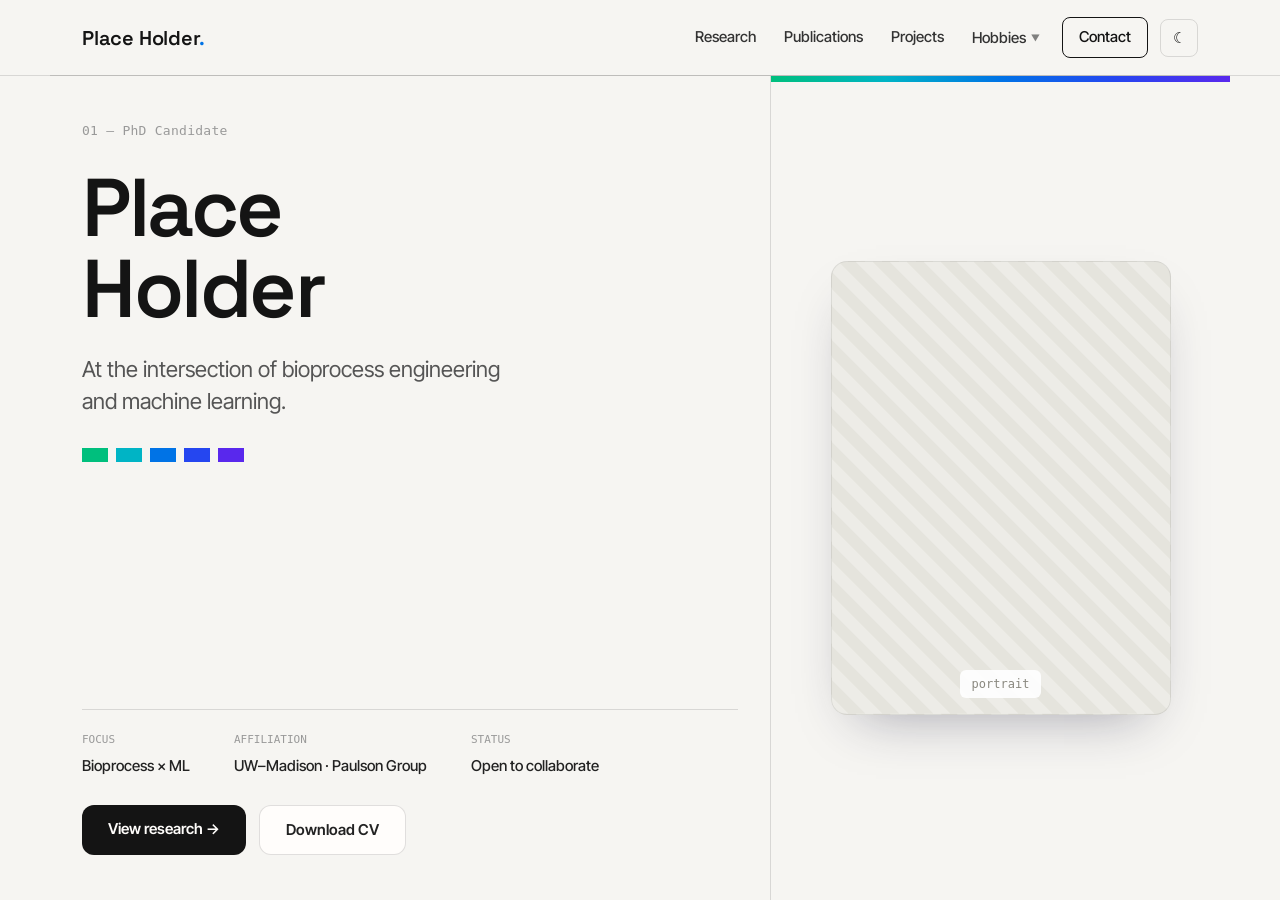
<file: index.html>
<!DOCTYPE html>
<html lang="en">
<head>
  <meta charset="UTF-8">
  <meta name="viewport" content="width=device-width, initial-scale=1.0">
  <title>Place Holder — Bioprocess Engineering × Machine Learning</title>
  <meta name="description" content="Place Holder, PhD candidate at the University of Wisconsin–Madison, working at the intersection of bioprocess engineering and machine learning.">
  <link rel="preconnect" href="https://fonts.googleapis.com">
  <link rel="preconnect" href="https://fonts.gstatic.com" crossorigin>
  <link href="https://fonts.googleapis.com/css2?family=Space+Grotesk:wght@400;500;600;700&family=Inter+Tight:wght@400;500;600&display=swap" rel="stylesheet">
  <script>(function(){try{var t=localStorage.getItem('theme');if(t)document.documentElement.setAttribute('data-theme',t);}catch(e){}})();</script>
  <link rel="stylesheet" href="styles.css">
</head>
<body class="home">

  <!-- ===== HEADER (identical on every page; update aria-current) ===== -->
  <header class="site-header">
    <a class="wordmark" href="index.html">Place Holder<span>.</span></a>
    <button class="nav-toggle" aria-label="Menu" aria-expanded="false">☰</button>
    <nav class="nav">
      <a href="research.html">Research</a>
      <a href="publications.html">Publications</a>
      <a href="projects.html">Projects</a>
      <div class="has-dropdown">
        <button class="dropdown-toggle" aria-haspopup="true" aria-expanded="false">Hobbies <span class="caret">▼</span></button>
        <div class="dropdown">
          <a href="music.html"><span class="dot dot-purple"></span>Music</a>
          <a href="rock-collecting.html"><span class="dot dot-orange"></span>Rock Collecting</a>
          <a href="houseplants.html"><span class="dot dot-amber"></span>Houseplants</a>
        </div>
      </div>
      <a class="btn-outline" href="contact.html">Contact</a>
      <button class="theme-toggle" aria-label="Toggle dark mode"><span class="icon-moon">☾</span><span class="icon-sun">☀</span></button>
    </nav>
  </header>

  <!-- ===== HOME (single screen) ===== -->
  <main class="home-main">
    <div class="home-copy">
      <div class="eyebrow">01 — PhD Candidate</div>
      <h1>Place<br>Holder</h1>
      <p class="lede">At the intersection of bioprocess engineering and machine learning.</p>

      <div class="palette-row"><span class="p1"></span><span class="p2"></span><span class="p3"></span><span class="p4"></span><span class="p5"></span></div>

      <div class="meta">
        <div><div class="k">FOCUS</div><div class="v">Bioprocess × ML</div></div>
        <div><div class="k">AFFILIATION</div><div class="v">UW–Madison · Paulson Group</div></div>
        <div><div class="k">STATUS</div><div class="v">Open to collaborate</div></div>
      </div>

      <div class="cta-row">
        <a class="btn btn-dark" href="research.html">View research →</a>
        <a class="btn btn-ghost" href="files/CV.pdf">Download CV</a>
      </div>
    </div>

    <!-- Portrait: swap the striped placeholder for a real photo by giving
         .portrait-frame a background image, e.g.
         <div class="portrait-frame" style="background-image:url('images/portrait.jpg')">
         (the striped pattern is just the fallback). -->
    <div class="portrait">
      <div class="bar"></div>
      <div class="portrait-frame">
        <div class="ph-note">portrait</div>
      </div>
    </div>
  </main>

  <script src="nav.js"></script>
</body>
</html>
</file>
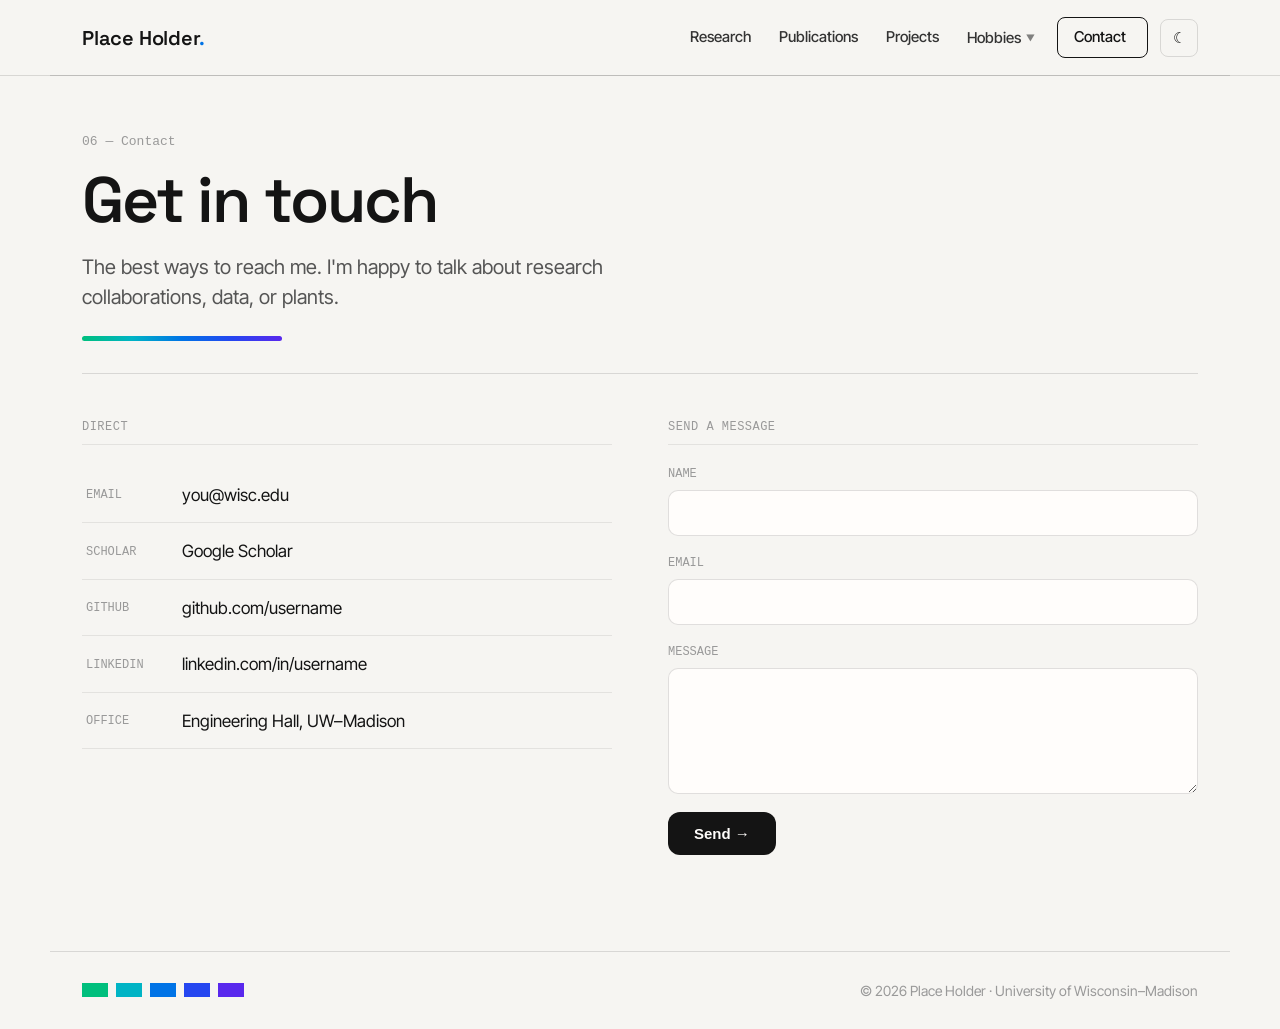
<file: contact.html>
<!DOCTYPE html>
<html lang="en">
<head>
  <meta charset="UTF-8">
  <meta name="viewport" content="width=device-width, initial-scale=1.0">
  <title>Contact — Place Holder</title>
  <link rel="preconnect" href="https://fonts.googleapis.com">
  <link rel="preconnect" href="https://fonts.gstatic.com" crossorigin>
  <link href="https://fonts.googleapis.com/css2?family=Space+Grotesk:wght@400;500;600;700&family=Inter+Tight:wght@400;500;600&display=swap" rel="stylesheet">
  <script>(function(){try{var t=localStorage.getItem('theme');if(t)document.documentElement.setAttribute('data-theme',t);}catch(e){}})();</script>
  <link rel="stylesheet" href="styles.css">
</head>
<body>

  <header class="site-header">
    <a class="wordmark" href="index.html">Place Holder<span>.</span></a>
    <button class="nav-toggle" aria-label="Menu" aria-expanded="false">☰</button>
    <nav class="nav">
      <a href="research.html">Research</a>
      <a href="publications.html">Publications</a>
      <a href="projects.html">Projects</a>
      <div class="has-dropdown">
        <button class="dropdown-toggle" aria-haspopup="true" aria-expanded="false">Hobbies <span class="caret">▼</span></button>
        <div class="dropdown">
          <a href="music.html"><span class="dot dot-purple"></span>Music</a>
          <a href="rock-collecting.html"><span class="dot dot-orange"></span>Rock Collecting</a>
          <a href="houseplants.html"><span class="dot dot-amber"></span>Houseplants</a>
        </div>
      </div>
      <a class="btn-outline" href="contact.html" aria-current="page">Contact</a>
      <button class="theme-toggle" aria-label="Toggle dark mode"><span class="icon-moon">☾</span><span class="icon-sun">☀</span></button>
    </nav>
  </header>

  <main class="page">
    <div class="page-head">
      <div class="index">06 — Contact</div>
      <h1>Get in touch</h1>
      <p class="desc">The best ways to reach me. I'm happy to talk about research collaborations, data, or plants.</p>
      <div class="accent-rule"></div>
    </div>

    <div class="contact-grid">
      <!-- Direct links -->
      <div>
        <div class="section-label" style="margin-top:0;">Direct</div>
        <ul class="contact-links">
          <li><a href="mailto:you@wisc.edu"><span class="k">EMAIL</span> you@wisc.edu</a></li>
          <li><a href="#"><span class="k">SCHOLAR</span> Google Scholar</a></li>
          <li><a href="#"><span class="k">GITHUB</span> github.com/username</a></li>
          <li><a href="#"><span class="k">LINKEDIN</span> linkedin.com/in/username</a></li>
          <li><a href="#"><span class="k">OFFICE</span> Engineering Hall, UW–Madison</a></li>
        </ul>
      </div>

      <!-- Message form template.
           Static HTML can't send email on its own. To make this work, point the
           form at a service like Formspree — set action="https://formspree.io/f/XXXX"
           and method="POST". Otherwise delete this column and keep the links. -->
      <div>
        <div class="section-label" style="margin-top:0;">Send a message</div>
        <form action="#" method="POST">
          <div class="field">
            <label for="name">NAME</label>
            <input id="name" name="name" type="text" required>
          </div>
          <div class="field">
            <label for="email">EMAIL</label>
            <input id="email" name="email" type="email" required>
          </div>
          <div class="field">
            <label for="msg">MESSAGE</label>
            <textarea id="msg" name="message" rows="5" required></textarea>
          </div>
          <button class="btn btn-dark" type="submit" style="border:0;cursor:pointer;">Send →</button>
        </form>
      </div>
    </div>
  </main>

  <footer class="site-footer">
    <div class="palette-row"><span class="p1"></span><span class="p2"></span><span class="p3"></span><span class="p4"></span><span class="p5"></span></div>
    <div>© 2026 Place Holder · University of Wisconsin–Madison</div>
  </footer>

  <script src="nav.js"></script>
</body>
</html>
</file>
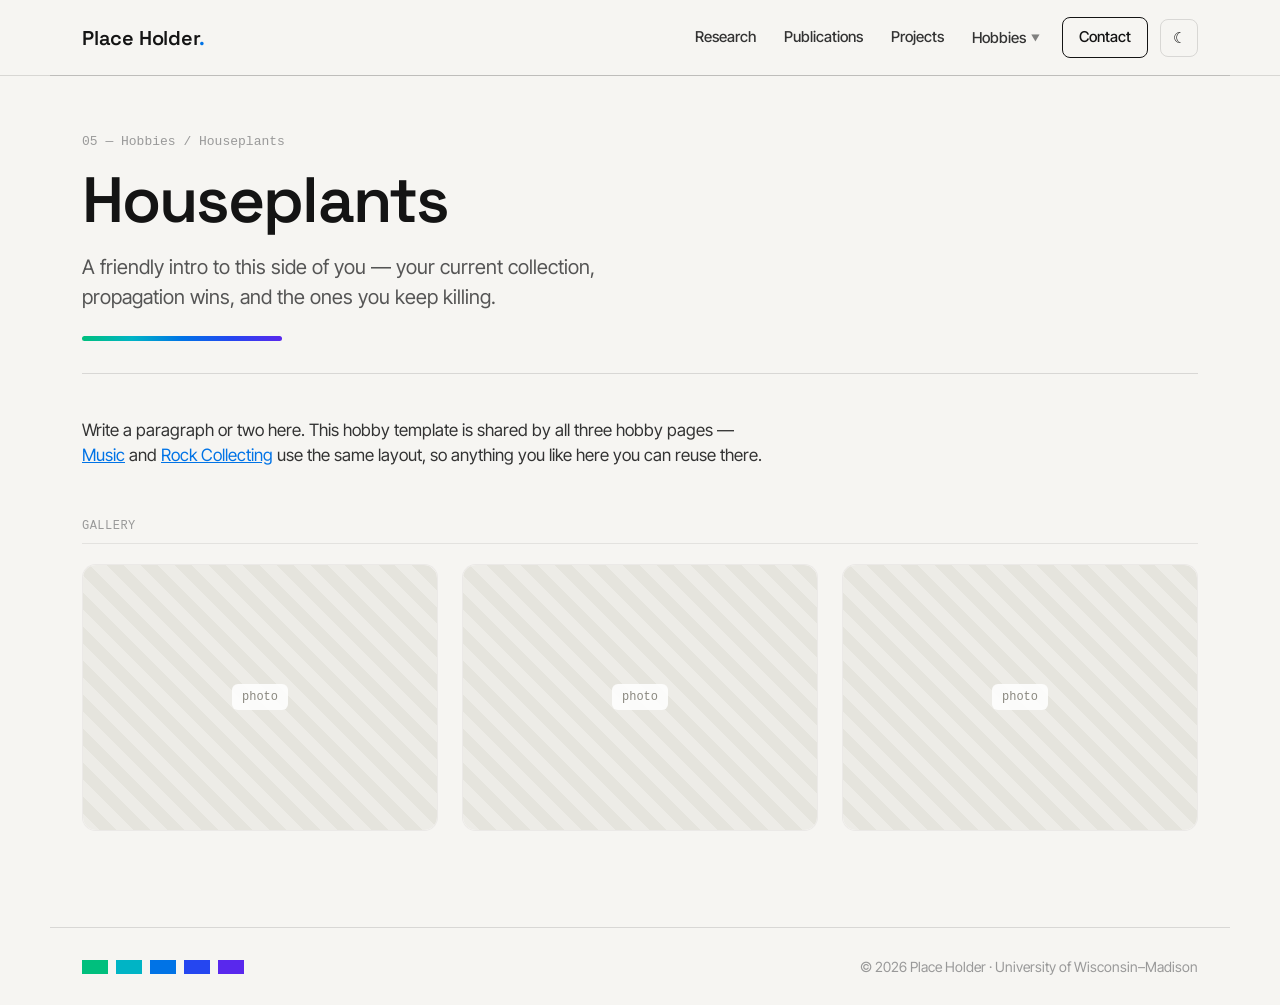
<file: houseplants.html>
<!DOCTYPE html>
<html lang="en">
<head>
  <meta charset="UTF-8">
  <meta name="viewport" content="width=device-width, initial-scale=1.0">
  <title>Houseplants — Place Holder</title>
  <link rel="preconnect" href="https://fonts.googleapis.com">
  <link rel="preconnect" href="https://fonts.gstatic.com" crossorigin>
  <link href="https://fonts.googleapis.com/css2?family=Space+Grotesk:wght@400;500;600;700&family=Inter+Tight:wght@400;500;600&display=swap" rel="stylesheet">
  <script>(function(){try{var t=localStorage.getItem('theme');if(t)document.documentElement.setAttribute('data-theme',t);}catch(e){}})();</script>
  <link rel="stylesheet" href="styles.css">
</head>
<body>

  <header class="site-header">
    <a class="wordmark" href="index.html">Place Holder<span>.</span></a>
    <button class="nav-toggle" aria-label="Menu" aria-expanded="false">☰</button>
    <nav class="nav">
      <a href="research.html">Research</a>
      <a href="publications.html">Publications</a>
      <a href="projects.html">Projects</a>
      <div class="has-dropdown">
        <button class="dropdown-toggle" aria-haspopup="true" aria-expanded="false">Hobbies <span class="caret">▼</span></button>
        <div class="dropdown">
          <a href="music.html"><span class="dot dot-purple"></span>Music</a>
          <a href="rock-collecting.html"><span class="dot dot-orange"></span>Rock Collecting</a>
          <a href="houseplants.html" aria-current="page"><span class="dot dot-amber"></span>Houseplants</a>
        </div>
      </div>
      <a class="btn-outline" href="contact.html">Contact</a>
      <button class="theme-toggle" aria-label="Toggle dark mode"><span class="icon-moon">☾</span><span class="icon-sun">☀</span></button>
    </nav>
  </header>

  <main class="page">
    <div class="page-head">
      <div class="index">05 — Hobbies / Houseplants</div>
      <h1>Houseplants</h1>
      <p class="desc">A friendly intro to this side of you — your current collection, propagation wins, and the ones you keep killing.</p>
      <div class="accent-rule"></div>
    </div>

    <div class="prose">
      <p>Write a paragraph or two here. This hobby template is shared by all three hobby pages — <a href="music.html">Music</a> and <a href="rock-collecting.html">Rock Collecting</a> use the same layout, so anything you like here you can reuse there.</p>
    </div>

    <!-- TEMPLATE: gallery. Swap each .media for an <img src="images/..."> when ready. -->
    <div class="section-label">Gallery</div>
    <div class="grid">
      <div class="card"><div class="media"><span class="ph-note">photo</span></div></div>
      <div class="card"><div class="media"><span class="ph-note">photo</span></div></div>
      <div class="card"><div class="media"><span class="ph-note">photo</span></div></div>
    </div>
  </main>

  <footer class="site-footer">
    <div class="palette-row"><span class="p1"></span><span class="p2"></span><span class="p3"></span><span class="p4"></span><span class="p5"></span></div>
    <div>© 2026 Place Holder · University of Wisconsin–Madison</div>
  </footer>

  <script src="nav.js"></script>
</body>
</html>
</file>
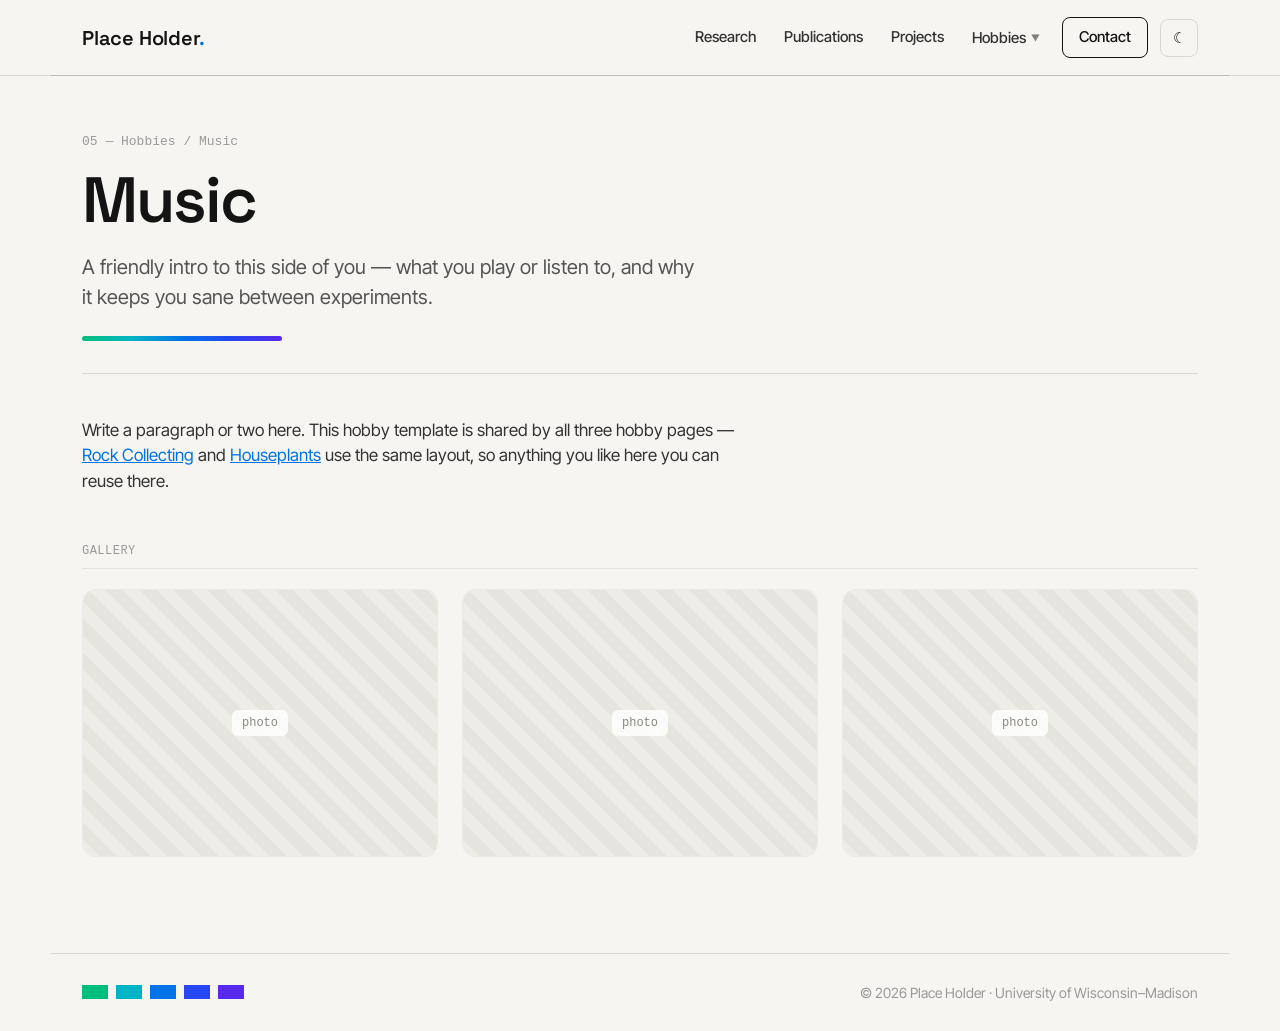
<file: music.html>
<!DOCTYPE html>
<html lang="en">
<head>
  <meta charset="UTF-8">
  <meta name="viewport" content="width=device-width, initial-scale=1.0">
  <title>Music — Place Holder</title>
  <link rel="preconnect" href="https://fonts.googleapis.com">
  <link rel="preconnect" href="https://fonts.gstatic.com" crossorigin>
  <link href="https://fonts.googleapis.com/css2?family=Space+Grotesk:wght@400;500;600;700&family=Inter+Tight:wght@400;500;600&display=swap" rel="stylesheet">
  <script>(function(){try{var t=localStorage.getItem('theme');if(t)document.documentElement.setAttribute('data-theme',t);}catch(e){}})();</script>
  <link rel="stylesheet" href="styles.css">
</head>
<body>

  <header class="site-header">
    <a class="wordmark" href="index.html">Place Holder<span>.</span></a>
    <button class="nav-toggle" aria-label="Menu" aria-expanded="false">☰</button>
    <nav class="nav">
      <a href="research.html">Research</a>
      <a href="publications.html">Publications</a>
      <a href="projects.html">Projects</a>
      <div class="has-dropdown">
        <button class="dropdown-toggle" aria-haspopup="true" aria-expanded="false">Hobbies <span class="caret">▼</span></button>
        <div class="dropdown">
          <a href="music.html" aria-current="page"><span class="dot dot-purple"></span>Music</a>
          <a href="rock-collecting.html"><span class="dot dot-orange"></span>Rock Collecting</a>
          <a href="houseplants.html"><span class="dot dot-amber"></span>Houseplants</a>
        </div>
      </div>
      <a class="btn-outline" href="contact.html">Contact</a>
      <button class="theme-toggle" aria-label="Toggle dark mode"><span class="icon-moon">☾</span><span class="icon-sun">☀</span></button>
    </nav>
  </header>

  <main class="page">
    <div class="page-head">
      <div class="index">05 — Hobbies / Music</div>
      <h1>Music</h1>
      <p class="desc">A friendly intro to this side of you — what you play or listen to, and why it keeps you sane between experiments.</p>
      <div class="accent-rule"></div>
    </div>

    <div class="prose">
      <p>Write a paragraph or two here. This hobby template is shared by all three hobby pages — <a href="rock-collecting.html">Rock Collecting</a> and <a href="houseplants.html">Houseplants</a> use the same layout, so anything you like here you can reuse there.</p>
    </div>

    <!-- TEMPLATE: gallery. Swap each .media for an <img src="images/..."> when ready. -->
    <div class="section-label">Gallery</div>
    <div class="grid">
      <div class="card"><div class="media"><span class="ph-note">photo</span></div></div>
      <div class="card"><div class="media"><span class="ph-note">photo</span></div></div>
      <div class="card"><div class="media"><span class="ph-note">photo</span></div></div>
    </div>
  </main>

  <footer class="site-footer">
    <div class="palette-row"><span class="p1"></span><span class="p2"></span><span class="p3"></span><span class="p4"></span><span class="p5"></span></div>
    <div>© 2026 Place Holder · University of Wisconsin–Madison</div>
  </footer>

  <script src="nav.js"></script>
</body>
</html>
</file>
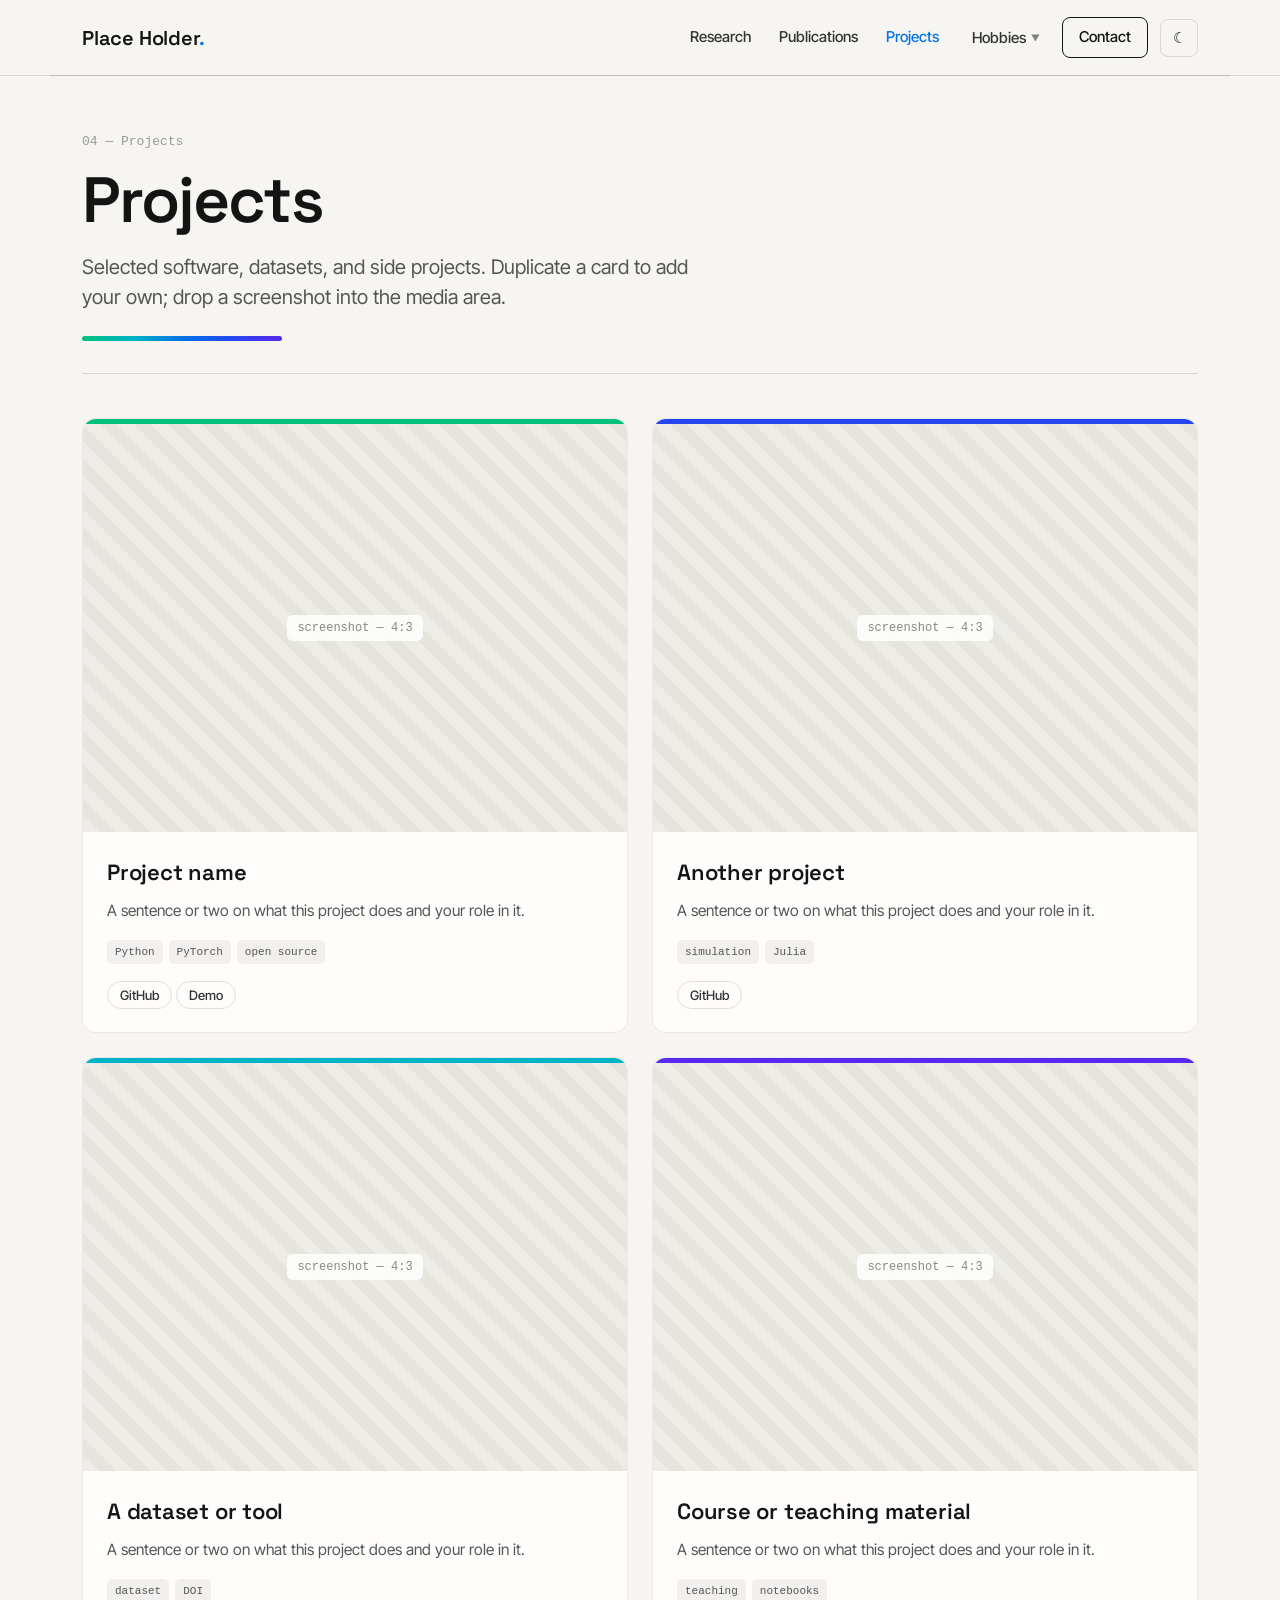
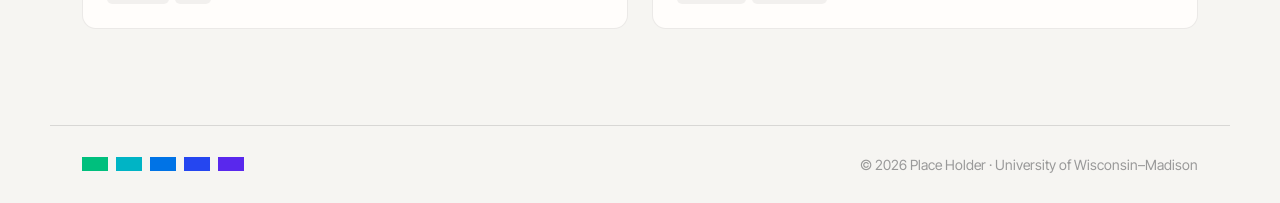
<file: projects.html>
<!DOCTYPE html>
<html lang="en">
<head>
  <meta charset="UTF-8">
  <meta name="viewport" content="width=device-width, initial-scale=1.0">
  <title>Projects — Place Holder</title>
  <link rel="preconnect" href="https://fonts.googleapis.com">
  <link rel="preconnect" href="https://fonts.gstatic.com" crossorigin>
  <link href="https://fonts.googleapis.com/css2?family=Space+Grotesk:wght@400;500;600;700&family=Inter+Tight:wght@400;500;600&display=swap" rel="stylesheet">
  <script>(function(){try{var t=localStorage.getItem('theme');if(t)document.documentElement.setAttribute('data-theme',t);}catch(e){}})();</script>
  <link rel="stylesheet" href="styles.css">
</head>
<body>

  <header class="site-header">
    <a class="wordmark" href="index.html">Place Holder<span>.</span></a>
    <button class="nav-toggle" aria-label="Menu" aria-expanded="false">☰</button>
    <nav class="nav">
      <a href="research.html">Research</a>
      <a href="publications.html">Publications</a>
      <a href="projects.html" aria-current="page">Projects</a>
      <div class="has-dropdown">
        <button class="dropdown-toggle" aria-haspopup="true" aria-expanded="false">Hobbies <span class="caret">▼</span></button>
        <div class="dropdown">
          <a href="music.html"><span class="dot dot-purple"></span>Music</a>
          <a href="rock-collecting.html"><span class="dot dot-orange"></span>Rock Collecting</a>
          <a href="houseplants.html"><span class="dot dot-amber"></span>Houseplants</a>
        </div>
      </div>
      <a class="btn-outline" href="contact.html">Contact</a>
      <button class="theme-toggle" aria-label="Toggle dark mode"><span class="icon-moon">☾</span><span class="icon-sun">☀</span></button>
    </nav>
  </header>

  <main class="page">
    <div class="page-head">
      <div class="index">04 — Projects</div>
      <h1>Projects</h1>
      <p class="desc">Selected software, datasets, and side projects. Duplicate a card to add your own; drop a screenshot into the media area.</p>
      <div class="accent-rule"></div>
    </div>

    <!-- TEMPLATE: project cards. Swap .media for an <img> when you have a screenshot. -->
    <div class="grid cols-2">

      <article class="card">
        <div class="tick t-blue"></div>
        <div class="media"><span class="ph-note">screenshot — 4:3</span></div>
        <div class="card-body">
          <h3>Project name</h3>
          <p>A sentence or two on what this project does and your role in it.</p>
          <div class="tags"><span class="tag">Python</span><span class="tag">PyTorch</span><span class="tag">open source</span></div>
          <div class="links" style="margin-top:8px;">
            <a class="pill" href="#">GitHub</a>
            <a class="pill" href="#">Demo</a>
          </div>
        </div>
      </article>

      <article class="card">
        <div class="tick t-orange"></div>
        <div class="media"><span class="ph-note">screenshot — 4:3</span></div>
        <div class="card-body">
          <h3>Another project</h3>
          <p>A sentence or two on what this project does and your role in it.</p>
          <div class="tags"><span class="tag">simulation</span><span class="tag">Julia</span></div>
          <div class="links" style="margin-top:8px;">
            <a class="pill" href="#">GitHub</a>
          </div>
        </div>
      </article>

      <article class="card">
        <div class="tick t-purple"></div>
        <div class="media"><span class="ph-note">screenshot — 4:3</span></div>
        <div class="card-body">
          <h3>A dataset or tool</h3>
          <p>A sentence or two on what this project does and your role in it.</p>
          <div class="tags"><span class="tag">dataset</span><span class="tag">DOI</span></div>
        </div>
      </article>

      <article class="card">
        <div class="tick t-amber"></div>
        <div class="media"><span class="ph-note">screenshot — 4:3</span></div>
        <div class="card-body">
          <h3>Course or teaching material</h3>
          <p>A sentence or two on what this project does and your role in it.</p>
          <div class="tags"><span class="tag">teaching</span><span class="tag">notebooks</span></div>
        </div>
      </article>

    </div>
  </main>

  <footer class="site-footer">
    <div class="palette-row"><span class="p1"></span><span class="p2"></span><span class="p3"></span><span class="p4"></span><span class="p5"></span></div>
    <div>© 2026 Place Holder · University of Wisconsin–Madison</div>
  </footer>

  <script src="nav.js"></script>
</body>
</html>
</file>
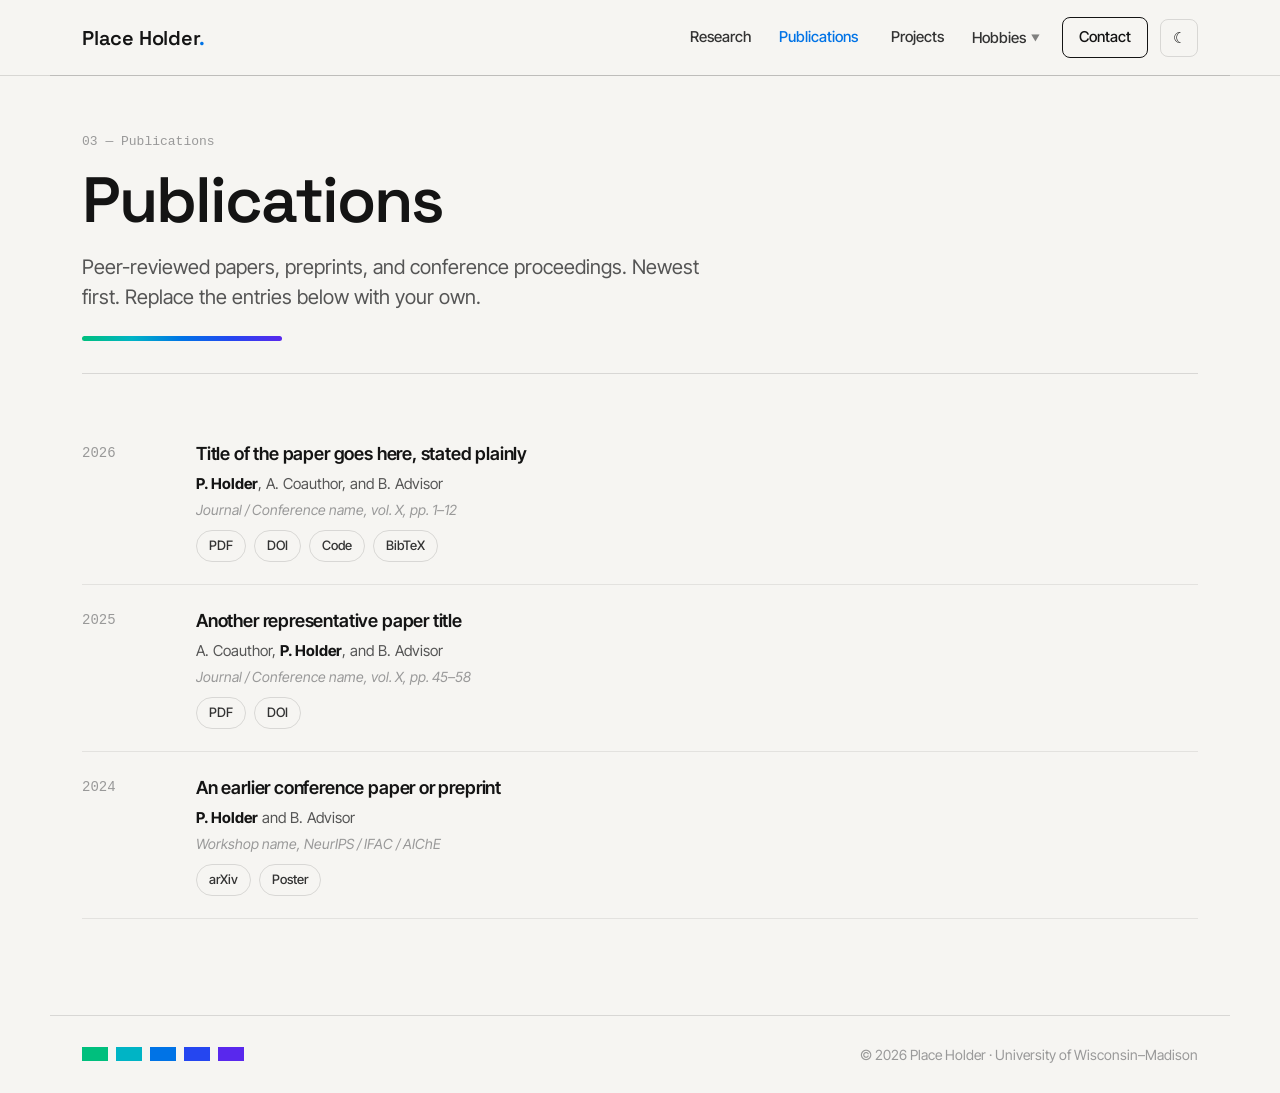
<file: publications.html>
<!DOCTYPE html>
<html lang="en">
<head>
  <meta charset="UTF-8">
  <meta name="viewport" content="width=device-width, initial-scale=1.0">
  <title>Publications — Place Holder</title>
  <link rel="preconnect" href="https://fonts.googleapis.com">
  <link rel="preconnect" href="https://fonts.gstatic.com" crossorigin>
  <link href="https://fonts.googleapis.com/css2?family=Space+Grotesk:wght@400;500;600;700&family=Inter+Tight:wght@400;500;600&display=swap" rel="stylesheet">
  <script>(function(){try{var t=localStorage.getItem('theme');if(t)document.documentElement.setAttribute('data-theme',t);}catch(e){}})();</script>
  <link rel="stylesheet" href="styles.css">
</head>
<body>

  <header class="site-header">
    <a class="wordmark" href="index.html">Place Holder<span>.</span></a>
    <button class="nav-toggle" aria-label="Menu" aria-expanded="false">☰</button>
    <nav class="nav">
      <a href="research.html">Research</a>
      <a href="publications.html" aria-current="page">Publications</a>
      <a href="projects.html">Projects</a>
      <div class="has-dropdown">
        <button class="dropdown-toggle" aria-haspopup="true" aria-expanded="false">Hobbies <span class="caret">▼</span></button>
        <div class="dropdown">
          <a href="music.html"><span class="dot dot-purple"></span>Music</a>
          <a href="rock-collecting.html"><span class="dot dot-orange"></span>Rock Collecting</a>
          <a href="houseplants.html"><span class="dot dot-amber"></span>Houseplants</a>
        </div>
      </div>
      <a class="btn-outline" href="contact.html">Contact</a>
      <button class="theme-toggle" aria-label="Toggle dark mode"><span class="icon-moon">☾</span><span class="icon-sun">☀</span></button>
    </nav>
  </header>

  <main class="page">
    <div class="page-head">
      <div class="index">03 — Publications</div>
      <h1>Publications</h1>
      <p class="desc">Peer-reviewed papers, preprints, and conference proceedings. Newest first. Replace the entries below with your own.</p>
      <div class="accent-rule"></div>
    </div>

    <!-- TEMPLATE: publication entries. Duplicate an <li class="pub"> to add more.
         Bold your own name in .authors. -->
    <ul class="pub-list">

      <li class="pub">
        <div class="year">2026</div>
        <div>
          <h3>Title of the paper goes here, stated plainly</h3>
          <p class="authors"><b>P. Holder</b>, A. Coauthor, and B. Advisor</p>
          <p class="venue">Journal / Conference name, vol. X, pp. 1–12</p>
          <div class="links">
            <a class="pill" href="#">PDF</a>
            <a class="pill" href="#">DOI</a>
            <a class="pill" href="#">Code</a>
            <a class="pill" href="#">BibTeX</a>
          </div>
        </div>
      </li>

      <li class="pub">
        <div class="year">2025</div>
        <div>
          <h3>Another representative paper title</h3>
          <p class="authors">A. Coauthor, <b>P. Holder</b>, and B. Advisor</p>
          <p class="venue">Journal / Conference name, vol. X, pp. 45–58</p>
          <div class="links">
            <a class="pill" href="#">PDF</a>
            <a class="pill" href="#">DOI</a>
          </div>
        </div>
      </li>

      <li class="pub">
        <div class="year">2024</div>
        <div>
          <h3>An earlier conference paper or preprint</h3>
          <p class="authors"><b>P. Holder</b> and B. Advisor</p>
          <p class="venue">Workshop name, NeurIPS / IFAC / AIChE</p>
          <div class="links">
            <a class="pill" href="#">arXiv</a>
            <a class="pill" href="#">Poster</a>
          </div>
        </div>
      </li>

    </ul>
  </main>

  <footer class="site-footer">
    <div class="palette-row"><span class="p1"></span><span class="p2"></span><span class="p3"></span><span class="p4"></span><span class="p5"></span></div>
    <div>© 2026 Place Holder · University of Wisconsin–Madison</div>
  </footer>

  <script src="nav.js"></script>
</body>
</html>
</file>
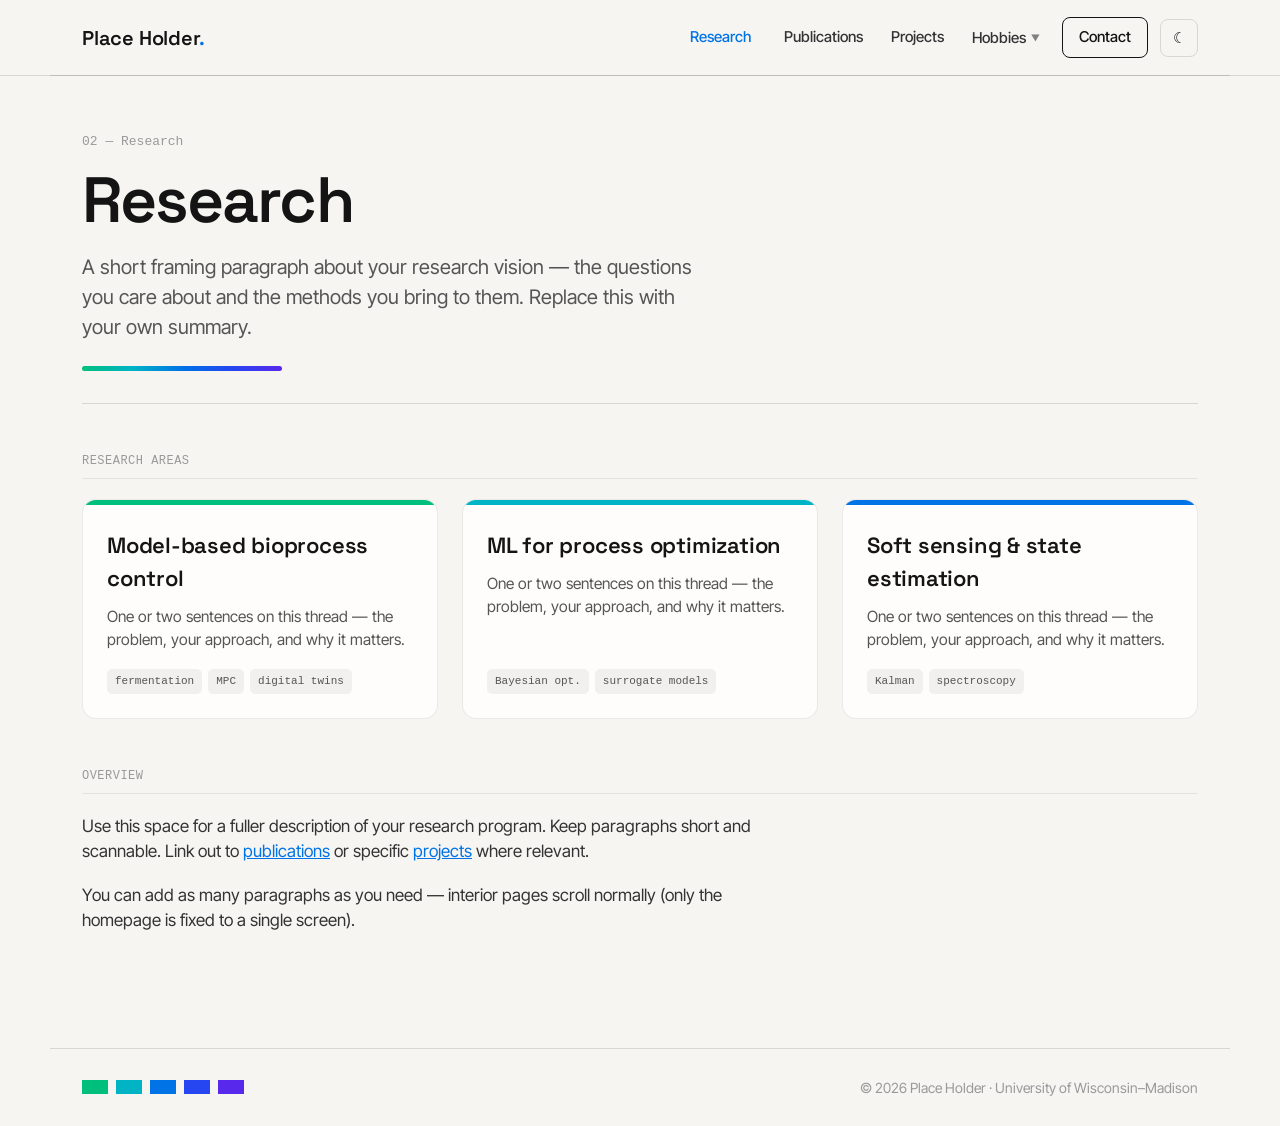
<file: research.html>
<!DOCTYPE html>
<html lang="en">
<head>
  <meta charset="UTF-8">
  <meta name="viewport" content="width=device-width, initial-scale=1.0">
  <title>Research — Place Holder</title>
  <link rel="preconnect" href="https://fonts.googleapis.com">
  <link rel="preconnect" href="https://fonts.gstatic.com" crossorigin>
  <link href="https://fonts.googleapis.com/css2?family=Space+Grotesk:wght@400;500;600;700&family=Inter+Tight:wght@400;500;600&display=swap" rel="stylesheet">
  <script>(function(){try{var t=localStorage.getItem('theme');if(t)document.documentElement.setAttribute('data-theme',t);}catch(e){}})();</script>
  <link rel="stylesheet" href="styles.css">
</head>
<body>

  <header class="site-header">
    <a class="wordmark" href="index.html">Place Holder<span>.</span></a>
    <button class="nav-toggle" aria-label="Menu" aria-expanded="false">☰</button>
    <nav class="nav">
      <a href="research.html" aria-current="page">Research</a>
      <a href="publications.html">Publications</a>
      <a href="projects.html">Projects</a>
      <div class="has-dropdown">
        <button class="dropdown-toggle" aria-haspopup="true" aria-expanded="false">Hobbies <span class="caret">▼</span></button>
        <div class="dropdown">
          <a href="music.html"><span class="dot dot-purple"></span>Music</a>
          <a href="rock-collecting.html"><span class="dot dot-orange"></span>Rock Collecting</a>
          <a href="houseplants.html"><span class="dot dot-amber"></span>Houseplants</a>
        </div>
      </div>
      <a class="btn-outline" href="contact.html">Contact</a>
      <button class="theme-toggle" aria-label="Toggle dark mode"><span class="icon-moon">☾</span><span class="icon-sun">☀</span></button>
    </nav>
  </header>

  <main class="page">
    <div class="page-head">
      <div class="index">02 — Research</div>
      <h1>Research</h1>
      <p class="desc">A short framing paragraph about your research vision — the questions you care about and the methods you bring to them. Replace this with your own summary.</p>
      <div class="accent-rule"></div>
    </div>

    <!-- TEMPLATE: research areas. Duplicate a .card to add more. -->
    <div class="section-label">Research areas</div>
    <div class="grid">

      <article class="card">
        <div class="tick t-blue"></div>
        <div class="card-body">
          <h3>Model-based bioprocess control</h3>
          <p>One or two sentences on this thread — the problem, your approach, and why it matters.</p>
          <div class="tags"><span class="tag">fermentation</span><span class="tag">MPC</span><span class="tag">digital twins</span></div>
        </div>
      </article>

      <article class="card">
        <div class="tick t-purple"></div>
        <div class="card-body">
          <h3>ML for process optimization</h3>
          <p>One or two sentences on this thread — the problem, your approach, and why it matters.</p>
          <div class="tags"><span class="tag">Bayesian opt.</span><span class="tag">surrogate models</span></div>
        </div>
      </article>

      <article class="card">
        <div class="tick t-magenta"></div>
        <div class="card-body">
          <h3>Soft sensing &amp; state estimation</h3>
          <p>One or two sentences on this thread — the problem, your approach, and why it matters.</p>
          <div class="tags"><span class="tag">Kalman</span><span class="tag">spectroscopy</span></div>
        </div>
      </article>

    </div>

    <!-- TEMPLATE: longer narrative block -->
    <div class="section-label">Overview</div>
    <div class="prose">
      <p>Use this space for a fuller description of your research program. Keep paragraphs short and scannable. Link out to <a href="publications.html">publications</a> or specific <a href="projects.html">projects</a> where relevant.</p>
      <p>You can add as many paragraphs as you need — interior pages scroll normally (only the homepage is fixed to a single screen).</p>
    </div>
  </main>

  <footer class="site-footer">
    <div class="palette-row"><span class="p1"></span><span class="p2"></span><span class="p3"></span><span class="p4"></span><span class="p5"></span></div>
    <div>© 2026 Place Holder · University of Wisconsin–Madison</div>
  </footer>

  <script src="nav.js"></script>
</body>
</html>
</file>
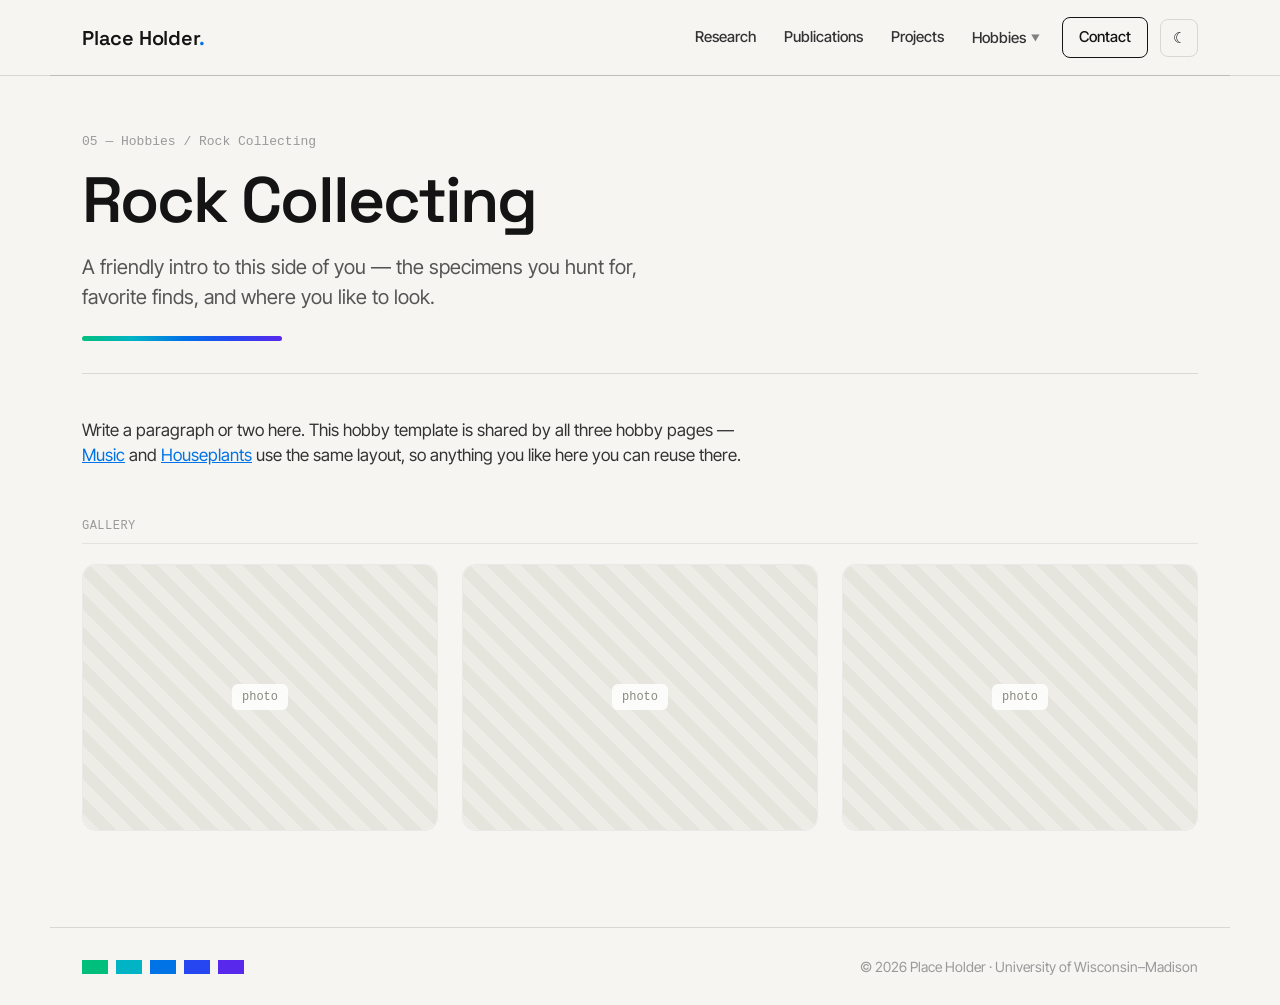
<file: rock-collecting.html>
<!DOCTYPE html>
<html lang="en">
<head>
  <meta charset="UTF-8">
  <meta name="viewport" content="width=device-width, initial-scale=1.0">
  <title>Rock Collecting — Place Holder</title>
  <link rel="preconnect" href="https://fonts.googleapis.com">
  <link rel="preconnect" href="https://fonts.gstatic.com" crossorigin>
  <link href="https://fonts.googleapis.com/css2?family=Space+Grotesk:wght@400;500;600;700&family=Inter+Tight:wght@400;500;600&display=swap" rel="stylesheet">
  <script>(function(){try{var t=localStorage.getItem('theme');if(t)document.documentElement.setAttribute('data-theme',t);}catch(e){}})();</script>
  <link rel="stylesheet" href="styles.css">
</head>
<body>

  <header class="site-header">
    <a class="wordmark" href="index.html">Place Holder<span>.</span></a>
    <button class="nav-toggle" aria-label="Menu" aria-expanded="false">☰</button>
    <nav class="nav">
      <a href="research.html">Research</a>
      <a href="publications.html">Publications</a>
      <a href="projects.html">Projects</a>
      <div class="has-dropdown">
        <button class="dropdown-toggle" aria-haspopup="true" aria-expanded="false">Hobbies <span class="caret">▼</span></button>
        <div class="dropdown">
          <a href="music.html"><span class="dot dot-purple"></span>Music</a>
          <a href="rock-collecting.html" aria-current="page"><span class="dot dot-orange"></span>Rock Collecting</a>
          <a href="houseplants.html"><span class="dot dot-amber"></span>Houseplants</a>
        </div>
      </div>
      <a class="btn-outline" href="contact.html">Contact</a>
      <button class="theme-toggle" aria-label="Toggle dark mode"><span class="icon-moon">☾</span><span class="icon-sun">☀</span></button>
    </nav>
  </header>

  <main class="page">
    <div class="page-head">
      <div class="index">05 — Hobbies / Rock Collecting</div>
      <h1>Rock Collecting</h1>
      <p class="desc">A friendly intro to this side of you — the specimens you hunt for, favorite finds, and where you like to look.</p>
      <div class="accent-rule"></div>
    </div>

    <div class="prose">
      <p>Write a paragraph or two here. This hobby template is shared by all three hobby pages — <a href="music.html">Music</a> and <a href="houseplants.html">Houseplants</a> use the same layout, so anything you like here you can reuse there.</p>
    </div>

    <!-- TEMPLATE: gallery. Swap each .media for an <img src="images/..."> when ready. -->
    <div class="section-label">Gallery</div>
    <div class="grid">
      <div class="card"><div class="media"><span class="ph-note">photo</span></div></div>
      <div class="card"><div class="media"><span class="ph-note">photo</span></div></div>
      <div class="card"><div class="media"><span class="ph-note">photo</span></div></div>
    </div>
  </main>

  <footer class="site-footer">
    <div class="palette-row"><span class="p1"></span><span class="p2"></span><span class="p3"></span><span class="p4"></span><span class="p5"></span></div>
    <div>© 2026 Place Holder · University of Wisconsin–Madison</div>
  </footer>

  <script src="nav.js"></script>
</body>
</html>
</file>
<file: styles.css>
/* ============================================================
   Place Holder — personal site
   Design system (extracted from concept "2a": sleek editorial)
   Palette: IBM colorblind-safe, used as accents on off-white.
   ============================================================ */

:root {
  /* base */
  --bg:        #f6f5f2;
  --surface:   #fffdfb;
  --ink:       #141414;
  --muted:     #555555;
  --faint:     #999999;
  --line:      rgba(0, 0, 0, 0.12);
  --line-soft: rgba(0, 0, 0, 0.08);

  /* Vibrant palette (spectrum order: green → purple) */
  --blue:   #00BF7D; /* green  */
  --purple: #00B4C5; /* teal   */
  --magenta:#0073E6; /* blue — primary interactive accent */
  --orange: #2546F0; /* indigo */
  --amber:  #5928ED; /* purple */
  --accent: var(--magenta);

  /* type */
  --font-display: "Space Grotesk", "Helvetica Neue", Helvetica, system-ui, sans-serif;
  --font-body:    "Inter Tight", -apple-system, system-ui, "Helvetica Neue", Arial, sans-serif;
  --font-mono:    ui-monospace, "SF Mono", Menlo, Consolas, monospace;

  --header-h: 76px;
  --maxw: 1180px;
}

* { box-sizing: border-box; }

html { -webkit-text-size-adjust: 100%; }

body {
  margin: 0;
  background: var(--bg);
  color: var(--ink);
  font-family: var(--font-body);
  font-size: 17px;
  line-height: 1.5;
  -webkit-font-smoothing: antialiased;
  transition: background-color .2s ease, color .2s ease;
}

a { color: inherit; }

/* ---------- layout helpers ---------- */
.container { max-width: var(--maxw); margin: 0 auto; padding: 0 32px; }

.palette-row { display: flex; gap: 8px; }
.palette-row span { width: 26px; height: 14px; display: block; }
.palette-row .p1 { background: var(--blue); }
.palette-row .p2 { background: var(--purple); }
.palette-row .p3 { background: var(--magenta); }
.palette-row .p4 { background: var(--orange); }
.palette-row .p5 { background: var(--amber); }

.dot { width: 7px; height: 7px; border-radius: 50%; display: inline-block; flex: none; }
.dot-blue   { background: var(--blue); }
.dot-purple { background: var(--purple); }
.dot-magenta{ background: var(--magenta); }
.dot-orange { background: var(--orange); }
.dot-amber  { background: var(--amber); }

/* ============================================================
   HEADER + NAV
   ============================================================ */
.site-header {
  position: sticky; top: 0; z-index: 100;
  height: var(--header-h);
  display: flex; align-items: center; justify-content: space-between;
  padding: 0 32px;
  max-width: var(--maxw); margin: 0 auto;
  background: var(--bg);
  border-bottom: 1px solid var(--line);
}
/* full-bleed underline that spans the viewport, not just the container */
.site-header::before {
  content: ""; position: absolute; left: 50%; bottom: -1px;
  width: 100vw; transform: translateX(-50%);
  border-bottom: 1px solid var(--line);
}

.wordmark {
  font-family: var(--font-display);
  font-size: 20px; font-weight: 600; letter-spacing: -0.01em;
  text-decoration: none; color: var(--ink);
}
.wordmark span { color: var(--magenta); }

.nav { display: flex; align-items: center; gap: 4px; }
.nav a, .dropdown-toggle {
  font-family: var(--font-body);
  font-size: 15px; font-weight: 500; color: #333;
  text-decoration: none;
  padding: 8px 12px; border-radius: 8px;
  background: none; border: 0; cursor: pointer;
  display: inline-flex; align-items: center; gap: 5px;
}
.nav a:hover, .dropdown-toggle:hover { color: var(--magenta); }
.nav a[aria-current="page"] { color: var(--magenta); }
.nav a[aria-current="page"]::after {
  content: ""; display: block;
}

.btn-outline {
  border: 1px solid var(--ink) !important;
  color: var(--ink) !important;
  padding: 8px 16px !important;
  margin-left: 6px;
  transition: background .15s, color .15s;
}
.btn-outline:hover { background: var(--ink); color: var(--surface) !important; }

/* dropdown */
.has-dropdown { position: relative; }
.caret { font-size: 9px; opacity: .6; }
.dropdown {
  position: absolute; top: calc(100% + 8px); right: 0;
  min-width: 190px; padding: 6px;
  background: var(--surface);
  border: 1px solid var(--line);
  border-radius: 10px;
  box-shadow: 0 16px 36px -12px rgba(30, 30, 60, 0.28);
  display: none; flex-direction: column; gap: 1px;
}
.has-dropdown:hover .dropdown,
.has-dropdown:focus-within .dropdown,
.has-dropdown.open .dropdown { display: flex; }
.dropdown a {
  display: flex; align-items: center; gap: 10px;
  padding: 9px 12px; border-radius: 7px;
  font-size: 15px; font-weight: 500; color: #2a2a2a;
}
.dropdown a:hover { background: rgba(0, 0, 0, 0.05); color: var(--ink); }

/* mobile hamburger — hidden on desktop */
.nav-toggle {
  display: none;
  background: none; border: 1px solid var(--line);
  border-radius: 8px; padding: 8px 10px; cursor: pointer;
  font-size: 16px; line-height: 1;
}

/* ============================================================
   HOME (single screen, no page scroll)
   ============================================================ */
body.home { height: 100vh; overflow: hidden; }
body.home .site-header { max-width: var(--maxw); }

.home-main {
  max-width: var(--maxw); margin: 0 auto;
  height: calc(100vh - var(--header-h));
  display: flex;
}
.home-copy {
  flex: 1; padding: clamp(28px, 5vh, 56px) 32px;
  display: flex; flex-direction: column;
}
.eyebrow {
  font-family: var(--font-mono); font-size: 13px;
  letter-spacing: .02em; color: var(--faint);
  margin-bottom: clamp(14px, 3vh, 26px);
}
.home-copy h1 {
  font-family: var(--font-display);
  font-size: clamp(44px, 6.4vw, 84px); line-height: 1;
  letter-spacing: -0.03em; font-weight: 600;
  margin: 0 0 clamp(14px, 2.6vh, 24px);
}
.lede { font-size: clamp(19px, 2vw, 22px); line-height: 1.45; color: var(--muted); max-width: 440px; margin: 0; }
.home-copy .palette-row { margin: clamp(18px, 3.4vh, 34px) 0 clamp(18px, 3.2vh, 32px); }

.meta {
  display: flex; gap: 44px; flex-wrap: wrap;
  border-top: 1px solid var(--line); padding-top: clamp(14px, 2.4vh, 22px); margin-top: auto;
}
.meta .k { font-family: var(--font-mono); font-size: 11px; color: var(--faint); margin-bottom: 7px; }
.meta .v { font-size: 15px; font-weight: 500; color: #222; }

.cta-row { display: flex; gap: 13px; margin: clamp(18px, 3vh, 30px) 0 0; }
.btn {
  display: inline-block; padding: 13px 26px; border-radius: 12px;
  font-weight: 600; font-size: 15px; text-decoration: none;
  transition: background .15s, border-color .15s, color .15s;
}
.btn-dark { background: var(--ink); color: var(--surface); }
.btn-dark:hover { opacity: .88; }
.btn-ghost { background: var(--surface); border: 1px solid var(--line); color: #222; }
.btn-ghost:hover { border-color: var(--magenta); color: var(--magenta); }

/* portrait rail */
/* portrait rail — holds a framed, vertically-centered image */
.portrait {
  width: 460px; flex: none; position: relative;
  border-left: 1px solid var(--line);
  display: flex; align-items: center; justify-content: center;
  padding: 44px; overflow: hidden;
}
.portrait .bar {
  position: absolute; top: 0; left: 0; right: 0; height: 6px;
  background: linear-gradient(90deg, var(--blue), var(--purple), var(--magenta), var(--orange), var(--amber));
}
.portrait-frame {
  width: 100%; max-width: 340px; aspect-ratio: 3 / 4; max-height: 100%;
  border-radius: 16px; overflow: hidden; position: relative;
  border: 1px solid var(--line-soft);
  box-shadow: 0 24px 54px -26px rgba(30, 30, 60, 0.4);
  background: repeating-linear-gradient(45deg, #edece7 0 12px, #e5e4dd 12px 24px);
  background-size: cover; background-position: center;
  display: flex; align-items: flex-end; justify-content: center;
}
.portrait .ph-note {
  margin-bottom: 16px;
  font-family: var(--font-mono); font-size: 12px; color: #8a887f;
  background: rgba(255, 255, 255, .9); padding: 5px 12px; border-radius: 6px;
}

/* ============================================================
   INTERIOR PAGES
   ============================================================ */
main.page { max-width: var(--maxw); margin: 0 auto; padding: 56px 32px 96px; }

.page-head { border-bottom: 1px solid var(--line); padding-bottom: 32px; margin-bottom: 44px; }
.page-head .index { font-family: var(--font-mono); font-size: 13px; color: var(--faint); margin-bottom: 16px; }
.page-head h1 {
  font-family: var(--font-display);
  font-size: clamp(40px, 6vw, 64px); line-height: 1;
  letter-spacing: -0.03em; font-weight: 600; margin: 0;
}
.page-head .desc { font-size: 20px; color: var(--muted); max-width: 620px; margin: 20px 0 0; }
.page-head .accent-rule { height: 5px; width: 200px; border-radius: 999px; margin-top: 24px;
  background: linear-gradient(90deg, var(--blue), var(--purple), var(--magenta), var(--orange), var(--amber)); }

.section-label {
  font-family: var(--font-mono); font-size: 12px; letter-spacing: .04em;
  text-transform: uppercase; color: var(--faint);
  margin: 48px 0 20px; padding-bottom: 8px; border-bottom: 1px solid var(--line-soft);
}

/* card grid */
.grid { display: grid; gap: 24px; grid-template-columns: repeat(3, 1fr); }
.grid.cols-2 { grid-template-columns: repeat(2, 1fr); }

.card {
  background: var(--surface); border: 1px solid var(--line-soft);
  border-radius: 14px; overflow: hidden; position: relative;
  display: flex; flex-direction: column;
}
.card .tick { height: 5px; }
.card .tick.t-blue { background: var(--blue); }
.card .tick.t-purple { background: var(--purple); }
.card .tick.t-magenta { background: var(--magenta); }
.card .tick.t-orange { background: var(--orange); }
.card .tick.t-amber { background: var(--amber); }
.card-body { padding: 24px; display: flex; flex-direction: column; gap: 10px; flex: 1; }
.card h3 { font-family: var(--font-display); font-size: 22px; font-weight: 600; margin: 0; letter-spacing: -0.01em; }
.card p { margin: 0; color: var(--muted); font-size: 15.5px; }
.card .tags { display: flex; flex-wrap: wrap; gap: 6px; margin-top: auto; padding-top: 8px; }
.tag { font-family: var(--font-mono); font-size: 11px; color: #555;
  background: rgba(0, 0, 0, .05); border-radius: 5px; padding: 4px 8px; }

/* media placeholder (projects / hobbies) */
.media {
  aspect-ratio: 4 / 3; width: 100%;
  background: repeating-linear-gradient(45deg, #edece7 0 12px, #e5e4dd 12px 24px);
  display: flex; align-items: center; justify-content: center;
}
.media .ph-note { font-family: var(--font-mono); font-size: 12px; color: #8a887f;
  background: rgba(255, 255, 255, .85); padding: 4px 10px; border-radius: 6px; }

/* publications list */
.pub-list { list-style: none; margin: 0; padding: 0; }
.pub {
  display: grid; grid-template-columns: 90px 1fr; gap: 24px;
  padding: 22px 0; border-bottom: 1px solid var(--line-soft);
}
.pub .year { font-family: var(--font-mono); font-size: 14px; color: var(--faint); padding-top: 3px; }
.pub h3 { font-size: 18px; font-weight: 600; margin: 0 0 6px; letter-spacing: -0.01em; }
.pub .authors { font-size: 15px; color: var(--muted); margin: 0 0 4px; }
.pub .authors b { color: var(--ink); }
.pub .venue { font-size: 14px; color: var(--faint); font-style: italic; margin: 0 0 10px; }
.pub .links { display: flex; gap: 8px; flex-wrap: wrap; }
.pill {
  font-size: 13px; font-weight: 500; text-decoration: none;
  padding: 5px 12px; border: 1px solid var(--line); border-radius: 999px; color: #333;
}
.pill:hover { border-color: var(--magenta); color: var(--magenta); }

/* prose */
.prose { max-width: 680px; }
.prose p { color: #333; margin: 0 0 18px; }
.prose a { color: var(--magenta); }

/* contact */
.contact-grid { display: grid; grid-template-columns: 1fr 1fr; gap: 56px; align-items: start; }
.contact-links { list-style: none; margin: 24px 0 0; padding: 0; display: flex; flex-direction: column; gap: 2px; }
.contact-links a { display: flex; align-items: center; gap: 12px; text-decoration: none;
  padding: 14px 4px; border-bottom: 1px solid var(--line-soft); font-size: 17px; }
.contact-links a:hover { color: var(--magenta); }
.contact-links .k { font-family: var(--font-mono); font-size: 12px; color: var(--faint); width: 84px; flex: none; }

.field { display: flex; flex-direction: column; gap: 7px; margin-bottom: 18px; }
.field label { font-family: var(--font-mono); font-size: 12px; color: var(--faint); }
.field input, .field textarea {
  font-family: var(--font-body); font-size: 16px; color: var(--ink);
  padding: 12px 14px; border: 1px solid var(--line); border-radius: 10px;
  background: var(--surface); resize: vertical;
}
.field input:focus, .field textarea:focus { outline: none; border-color: var(--magenta); }

/* ============================================================
   FOOTER
   ============================================================ */
.site-footer {
  max-width: var(--maxw); margin: 0 auto;
  padding: 28px 32px; border-top: 1px solid var(--line);
  display: flex; align-items: center; justify-content: space-between; gap: 20px;
  font-size: 14px; color: var(--faint); flex-wrap: wrap;
}

/* ============================================================
   RESPONSIVE
   ============================================================ */
@media (max-width: 900px) {
  .grid, .grid.cols-2 { grid-template-columns: 1fr 1fr; }
  .contact-grid { grid-template-columns: 1fr; gap: 36px; }
  body.home { height: auto; overflow: auto; }
  .home-main { flex-direction: column; height: auto; }
  .portrait { width: 100%; height: auto; padding: 32px; border-left: 0; border-top: 1px solid var(--line); }
  .portrait-frame { max-width: 300px; aspect-ratio: 4 / 3; }
  .home-copy { padding: 44px 32px; }
  .meta { margin-top: 34px; }
}

/* Very short viewports: never clip the CTAs — let the home screen scroll. */
@media (min-width: 901px) and (max-height: 620px) {
  body.home { height: auto; overflow: auto; }
  .home-main { height: auto; min-height: calc(100vh - var(--header-h)); }
}

@media (max-width: 680px) {
  .nav { position: fixed; top: var(--header-h); left: 0; right: 0;
    flex-direction: column; align-items: stretch; gap: 2px;
    background: var(--bg); border-bottom: 1px solid var(--line);
    padding: 12px 20px 20px; display: none; }
  .nav.open { display: flex; }
  .nav a, .dropdown-toggle { padding: 12px 10px; font-size: 16px; }
  .btn-outline { margin-left: 0; text-align: center; }
  .has-dropdown { position: static; }
  .dropdown { position: static; box-shadow: none; border: 0; padding: 0 0 0 14px; }
  .nav-toggle { display: inline-block; }
  .grid, .grid.cols-2 { grid-template-columns: 1fr; }
  .pub { grid-template-columns: 1fr; gap: 8px; }
}

/* ============================================================
   THEME TOGGLE + DARK MODE
   ============================================================ */
.theme-toggle {
  background: none; border: 1px solid var(--line);
  border-radius: 8px; width: 38px; height: 38px; margin-left: 8px;
  cursor: pointer; color: inherit;
  display: inline-flex; align-items: center; justify-content: center;
  font-size: 15px; line-height: 1;
}
.theme-toggle:hover { border-color: var(--magenta); color: var(--magenta); }
.theme-toggle .icon-sun { display: none; }
.theme-toggle .icon-moon { display: inline; }

:root[data-theme="dark"] {
  --bg:        #141311;
  --surface:   #1d1c19;
  --ink:       #f3f1ec;
  --muted:     #a7a49d;
  --faint:     #6f6c65;
  --line:      rgba(255, 255, 255, 0.16);
  --line-soft: rgba(255, 255, 255, 0.09);
}
[data-theme="dark"] .theme-toggle .icon-sun  { display: inline; }
[data-theme="dark"] .theme-toggle .icon-moon { display: none; }

[data-theme="dark"] .nav a,
[data-theme="dark"] .dropdown-toggle { color: #cfcdc7; }
[data-theme="dark"] .dropdown a { color: #e6e4de; }
[data-theme="dark"] .dropdown a:hover { background: rgba(255, 255, 255, 0.07); color: var(--ink); }
[data-theme="dark"] .meta .v { color: #e6e4de; }
[data-theme="dark"] .prose p { color: #d7d5cf; }
[data-theme="dark"] .card .tag { color: #c7c5be; background: rgba(255, 255, 255, 0.07); }
[data-theme="dark"] .pill { color: #cfcdc7; }
[data-theme="dark"] .btn-ghost { color: #e6e4de; }

/* striped image placeholders: darken so they don't glow in dark mode */
[data-theme="dark"] .portrait-frame,
[data-theme="dark"] .media {
  background: repeating-linear-gradient(45deg, #2a2825 0 12px, #232220 12px 24px);
}
[data-theme="dark"] .portrait-frame { background-size: cover; background-position: center; }
[data-theme="dark"] .ph-note { background: rgba(0, 0, 0, 0.55); color: #cbc9c2; }
</file>
